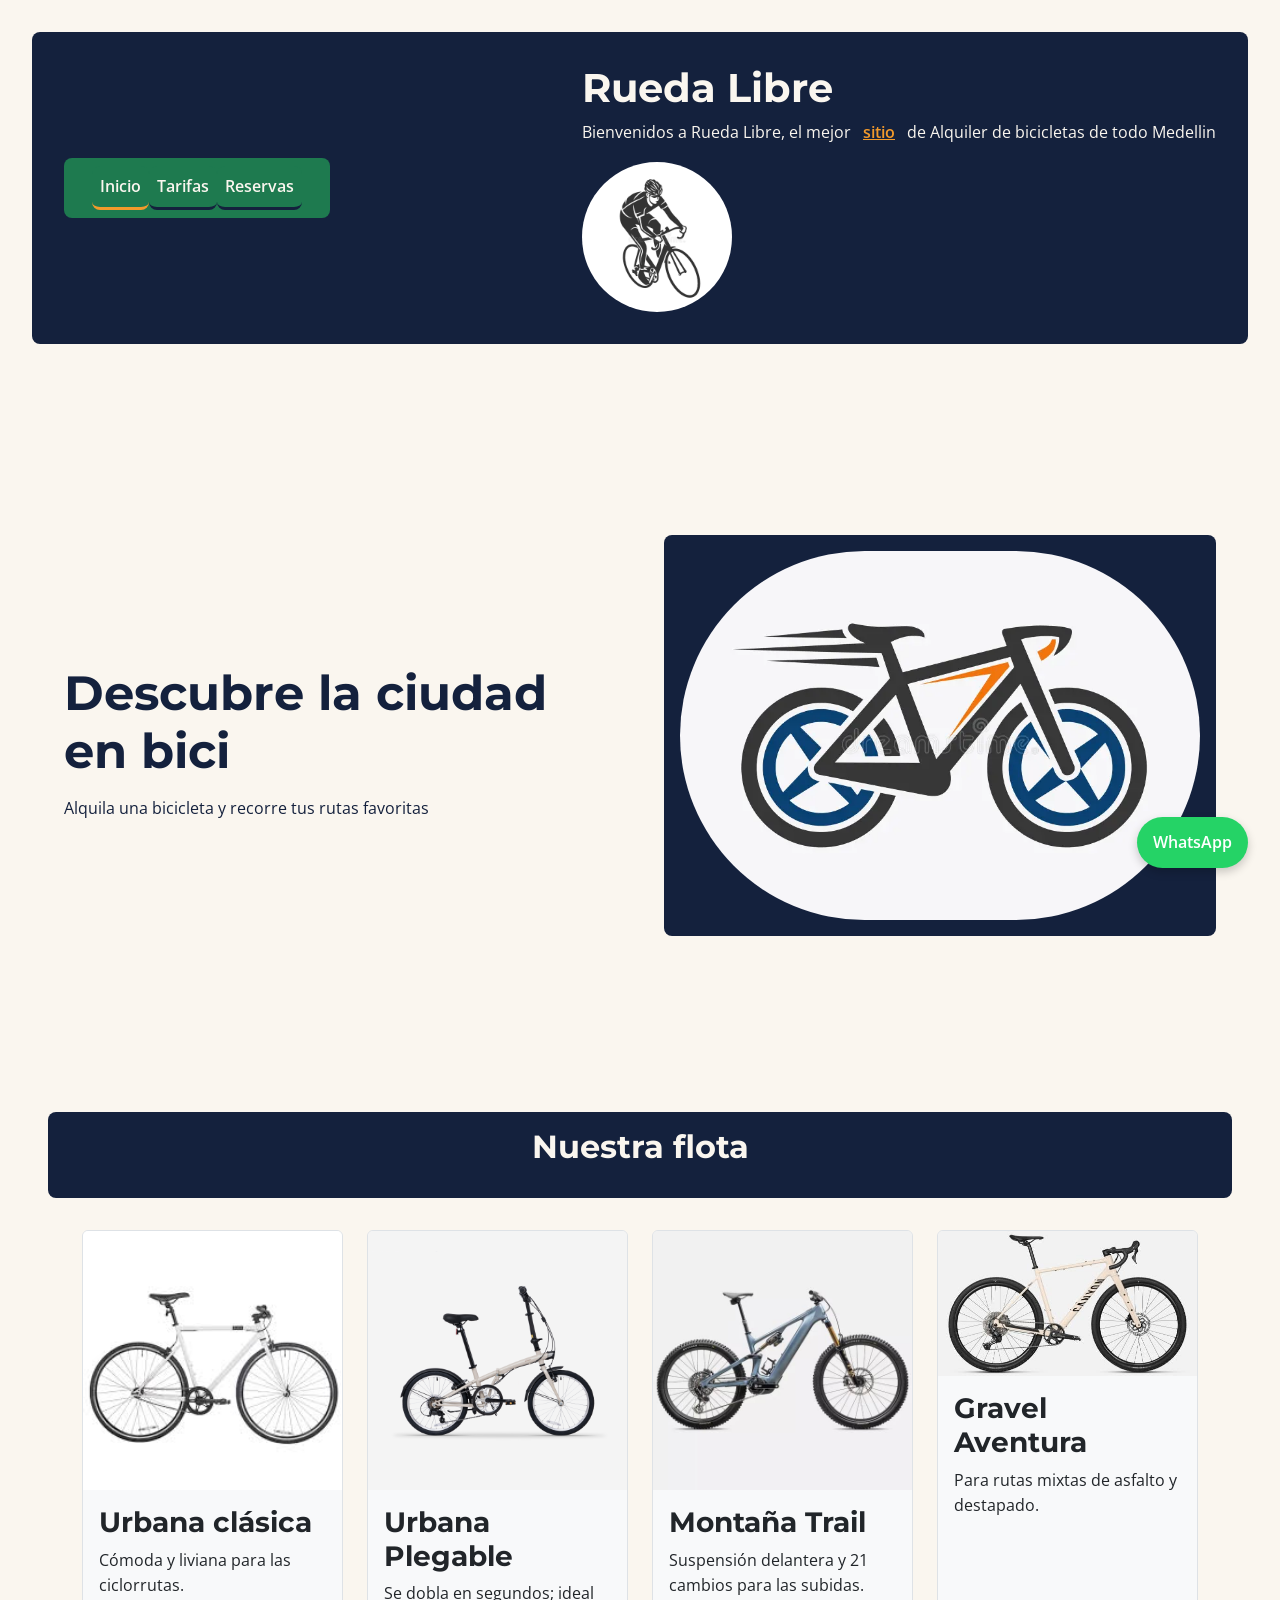
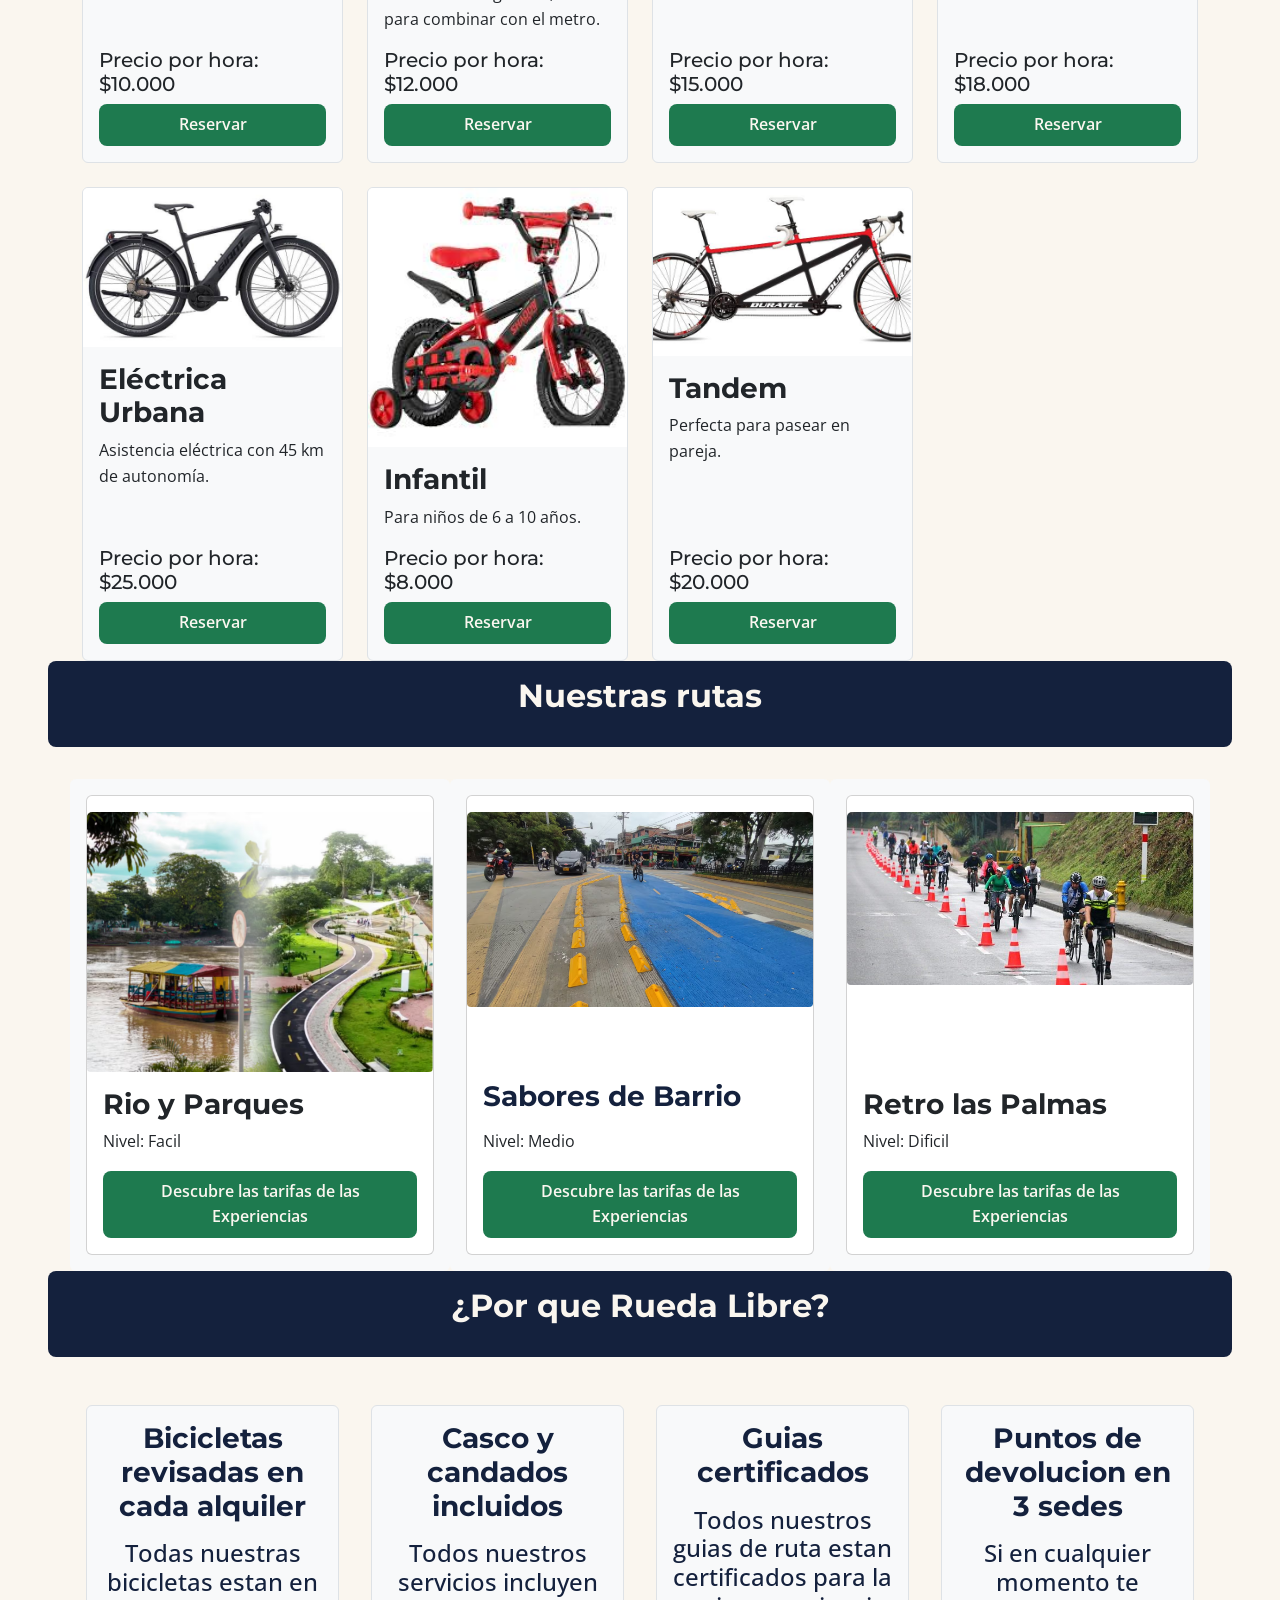
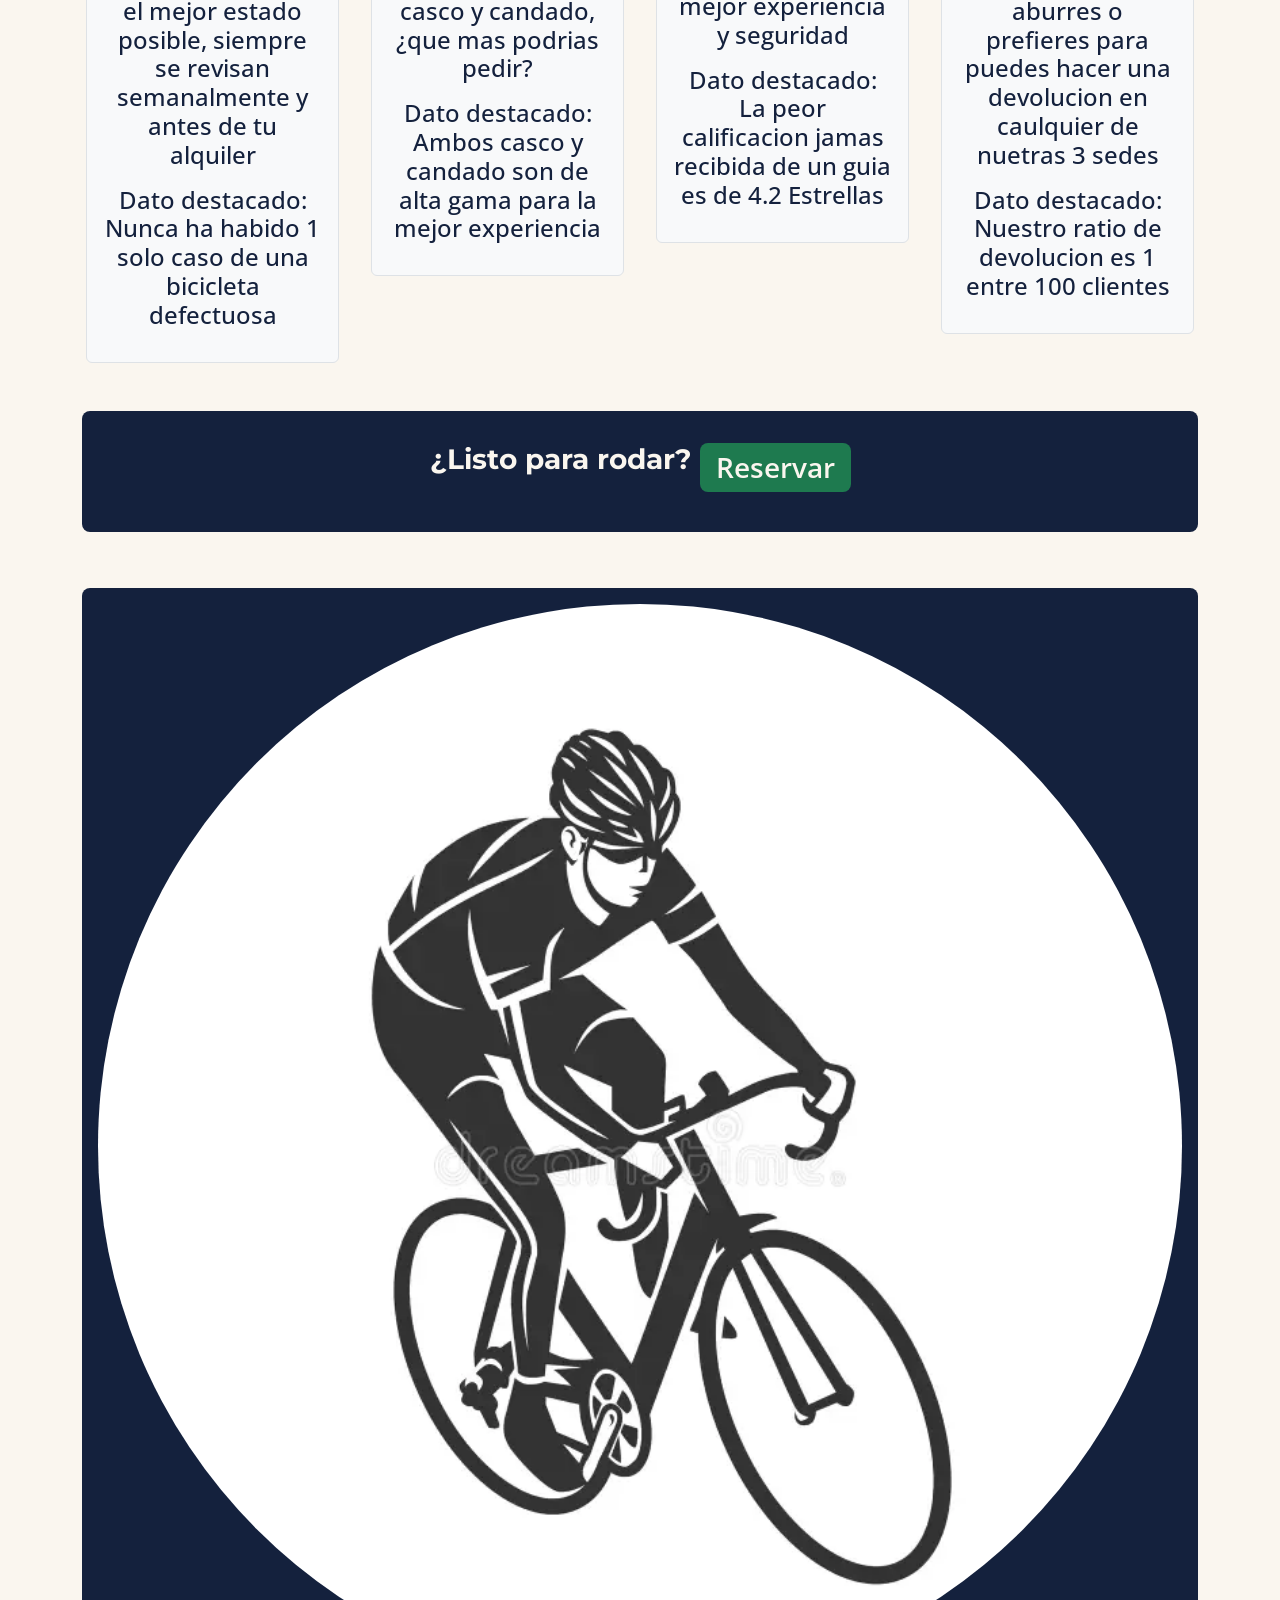
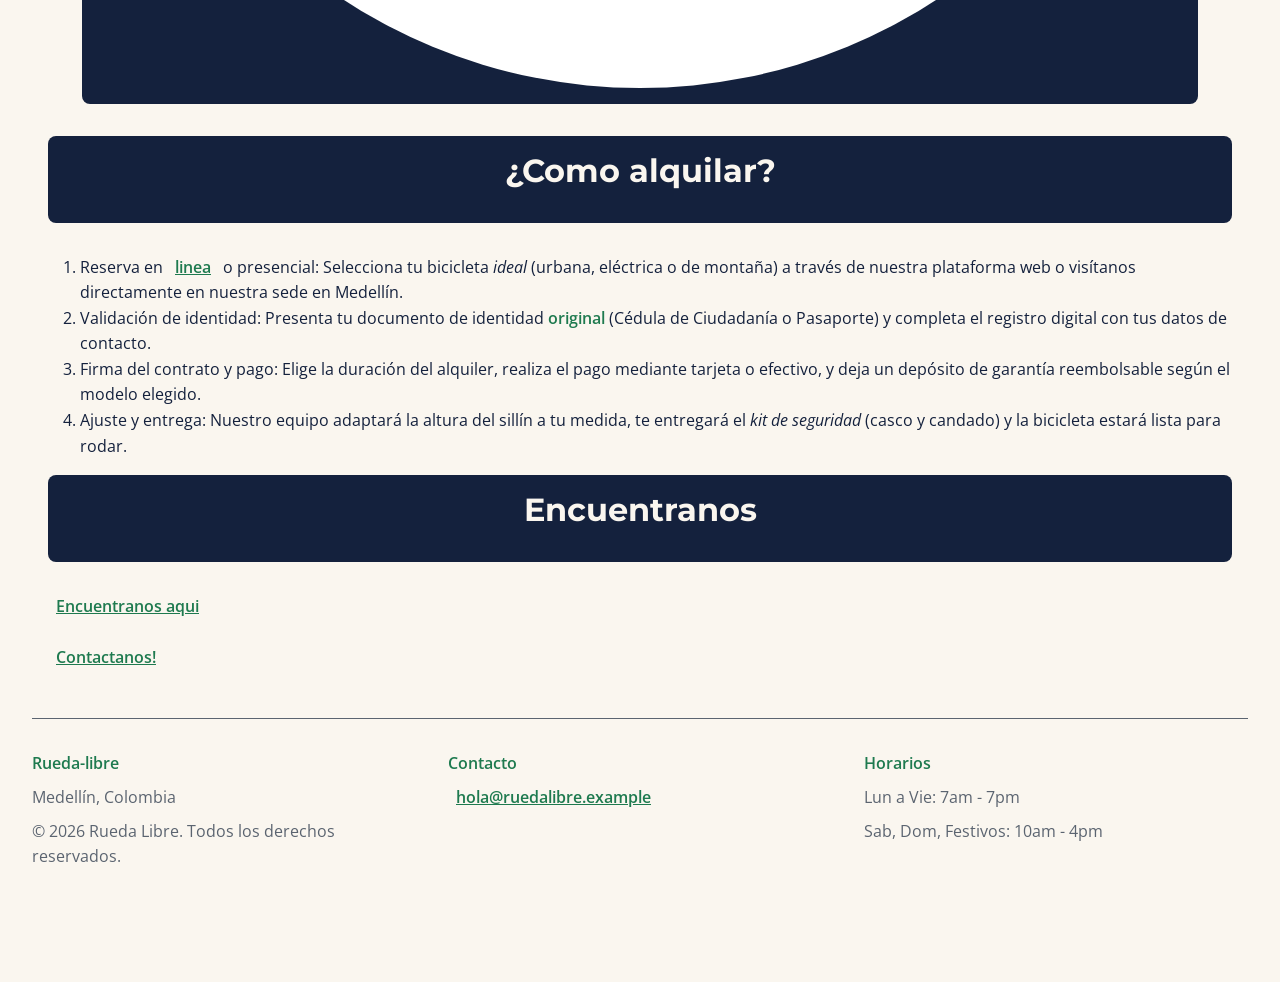
<file: index.html>
<!DOCTYPE html>
<html lang="es">
<head>
    <meta charset="UTF-8">
    <meta name="viewport" content="width=device-width, initial-scale=1.0">
    <meta name="description" content="Una pagina para alquilar bicicletas en todo medellin :v">
    <title>Rueda Libre | Alquiler de bicicletas en Medellín</title>
    <link href="https://cdn.jsdelivr.net/npm/bootstrap@5.3.8/dist/css/bootstrap.min.css" rel="stylesheet" integrity="sha384-sRIl4kxILFvY47J16cr9ZwB07vP4J8+LH7qKQnuqkuIAvNWLzeN8tE5YBujZqJLB" crossorigin="anonymous">

    <link rel="stylesheet" href="css/styles.css">
</head>
<body>
    <header>
        <nav class="navbar navbar-expand-lg btn-cola menu">
            <div class="container">
                <button class="navbar-toggler menu" type="button"
                data-bs-toggle="collapse" data-bs-target="#menu-principal"
                aria-controls="menu-principal" aria-expanded="false"
                aria-label="Abrir menu de navegacion">
                    <span class="navbar-toggler-icon"></span>
                </button>
                <div class="collapse navbar-collapse menu" id="menu-principal">
                    <ul class="navbar-nav ms-auto">
                        <li class="nav-item">
                            <a href="index.html" class="btn-cta nav-link active ms-auto" aria-current="page">Inicio</a>
                        </li>
                        <li class="nav-item">
                            <a href="paginas/tarifas.html" class="btn-cta nav-link">Tarifas</a>
                        </li>
                        <li class="nav-item">
                            <a href="paginas/reservas.html" class="btn-cta nav-link">Reservas</a>
                        </li>
                    </ul>
                </div>
            </div>
        </nav>
        <div class="marca-contenedor">
            <h1>Rueda Libre</h1>
            <p>Bienvenidos a Rueda Libre, el mejor <a href="#encu">sitio</a> de Alquiler de bicicletas de todo Medellin</p>
            <img src="./imagenes/logo.webp" alt="Logo representativo de ciclista" width="150">
        </div>
    </header>
    
    <main>
        <section class="portada">
                <div class="portada__texto">
                    <h1>Descubre la ciudad en bici</h1>
                    <p>Alquila una bicicleta y recorre tus rutas favoritas</p>
                </div>

                <div class="portada__imagen" >
                    <img src="./imagenes/diseño-de-logotipo-bicicleta-pictograma-vectorial-coloreado-459296016.webp" alt="Logo de bicicleta minimalista">
                </div>
        </section>

        <section class="nuestra-flota">
            <header>
                <h2>Nuestra flota</h2>
            </header>

            <div class="container">
                <div class="row row-cols-1 row-cols-sm-2 row-cols-lg-3 row-cols-xl-4 g-4">
                    <div class="col">
                        <div class="card h-100 border bg-body-tertiary">
                            <img src="./imagenes/urbana.jpeg" alt="Bicicleta urbana" class="card-img-top img-fluid">
                            <div class="card-body d-flex flex-column">
                                <h3 class="card-title">Urbana clásica</h3>
                                <p class="card-text">Cómoda y liviana para las ciclorrutas.</p>
                                <!-- mt-auto empuja el precio y el botón al fondo para alinearlos perfectamente -->
                                <div class="mt-auto">
                                    <h4 class="h5">Precio por hora: $10.000</h4>
                                    <a href="paginas/reservas.html" class="btn-cta w-100 d-inline-block text-center">Reservar</a>
                                </div>
                            </div>
                        </div>
                    </div>

                    <div class="col">
                        <div class="card h-100 border bg-body-tertiary">
                            <img src="./imagenes/plegable.jpg" alt="Bicicleta urbana plegable" class="card-img-top img-fluid">
                            <div class="card-body d-flex flex-column">
                                <h3 class="card-title">Urbana Plegable</h3>
                                <p class="card-text">Se dobla en segundos; ideal para combinar con el metro.</p>
                                <div class="mt-auto">
                                    <h4 class="h5">Precio por hora: $12.000</h4>
                                    <a href="paginas/reservas.html" class="btn-cta w-100 d-inline-block text-center">Reservar</a>
                                </div>
                            </div>
                        </div>
                    </div>

                    <div class="col">
                        <div class="card h-100 border bg-body-tertiary">
                            <img src="./imagenes/trail.jpeg" alt="Bicicleta de montaña trail" class="card-img-top img-fluid">
                            <div class="card-body d-flex flex-column">
                                <h3 class="card-title">Montaña Trail</h3>
                                <p class="card-text">Suspensión delantera y 21 cambios para las subidas.</p>
                                <div class="mt-auto">
                                    <h4 class="h5">Precio por hora: $15.000</h4>
                                    <a href="paginas/reservas.html" class="btn-cta w-100 d-inline-block text-center">Reservar</a>
                                </div>
                            </div>
                        </div>
                    </div>

                    <div class="col">
                        <div class="card h-100 border bg-body-tertiary">
                            <img src="./imagenes/gravel.jpeg" alt="Bicicleta gravel aventurera" class="card-img-top img-fluid">
                            <div class="card-body d-flex flex-column">
                                <h3 class="card-title">Gravel Aventura</h3>
                                <p class="card-text">Para rutas mixtas de asfalto y destapado.</p>
                                <div class="mt-auto">
                                    <h4 class="h5">Precio por hora: $18.000</h4>
                                    <a href="paginas/reservas.html" class="btn-cta w-100 d-inline-block text-center">Reservar</a>
                                </div>
                            </div>
                        </div>
                    </div>

                    <div class="col">
                        <div class="card h-100 border bg-body-tertiary">
                            <img src="./imagenes/electrica.jpeg" alt="Bicicleta electrica urbana" class="card-img-top img-fluid">
                            <div class="card-body d-flex flex-column">
                                <h3 class="card-title">Eléctrica Urbana</h3>
                                <p class="card-text">Asistencia eléctrica con 45 km de autonomía.</p>
                                <div class="mt-auto">
                                    <h4 class="h5">Precio por hora: $25.000</h4>
                                    <a href="paginas/reservas.html" class="btn-cta w-100 d-inline-block text-center">Reservar</a>
                                </div>
                            </div>
                        </div>
                    </div>

                    <div class="col">
                        <div class="card h-100 border bg-body-tertiary">
                            <img src="./imagenes/infantil.jpeg" alt="Bicicleta pequeña infantil" class="card-img-top img-fluid">
                            <div class="card-body d-flex flex-column">
                                <h3 class="card-title">Infantil</h3>
                                <p class="card-text">Para niños de 6 a 10 años.</p>
                                <div class="mt-auto">
                                    <h4 class="h5">Precio por hora: $8.000</h4>
                                    <a href="paginas/reservas.html" class="btn-cta w-100 d-inline-block text-center">Reservar</a>
                                </div>
                            </div>
                        </div>
                    </div>

                    <div class="col">
                        <div class="card h-100 border bg-body-tertiary">
                            <img src="./imagenes/tandem.jpeg" alt="Bicicleta tandem para 2 personas" class="card-img-top img-fluid">
                            <div class="card-body d-flex flex-column">
                                <h3 class="card-title">Tandem</h3>
                                <p class="card-text">Perfecta para pasear en pareja.</p>
                                <div class="mt-auto">
                                    <h4 class="h5">Precio por hora: $20.000</h4>
                                    <a href="paginas/reservas.html" class="btn-cta w-100 d-inline-block text-center">Reservar</a>
                                </div>
                            </div>
                        </div>
                    </div>

                </div>
            </div>
        </section>

        <section class="nuestras-rutas">
            <header>
                <h2>Nuestras rutas</h2>
            </header>

            <div class="container">
                <div class="row row-cols-12 row-cols-md-3 g-4">
                    <div class="col p-3 rounded bg-body-tertiary">
                        <article class="card h-100 ruta">
                            <img src="./imagenes/rios.avif" alt="Imagen de ruta Rio y Parques" class="card-img-top">
                            <div class="card-body">
                                <h3 class="card-title">Rio y Parques</h3>
                                <div class="mt-auto">
                                    <p class="card-text">Nivel: Facil</p>
                                    <a href="./paginas/tarifas.html#2" class="btn-cta w-100 d-inline-block text-center" >Descubre las tarifas de las Experiencias</a>
                                </div>
                            </div>
                        </article>
                    </div>
            
                    <div class="col p-3 rounded bg-body-tertiary">
                        <article class="card h-100 ruta"> 
                            <img src="./imagenes/barrio.avif" alt="Imagen de ruta Sabores de barrio" class="card-img-top">
                            <div class="card-body d-flex flex-column">
                                <div class="mt-auto">
                                    <h3>Sabores de Barrio</h3>
                                    <p>Nivel: Medio</p>
                                    <a href="./paginas/tarifas.html#2" class="btn-cta w-100 d-inline-block text-center" >Descubre las tarifas de las Experiencias</a>
                                </div>
                            </div>
                        </article>
                    </div>
                
                    <div class="col p-3 rounded bg-body-tertiary">
                        <article class="card h-100 ruta">
                            <img src="./imagenes/palmas.jpg" alt="Imagen de ruta Retro las palmas" class="card-img-top">
                            <div class="card-body d-flex flex-column">  
                                <div class="mt-auto">
                                    <h3 class="card-title">Retro las Palmas</h3>
                                    <p class="card-text">Nivel: Dificil</p>
                                    <a href="./paginas/tarifas.html#2" class="btn-cta w-100 d-inline-block text-center" >Descubre las tarifas de las Experiencias</a>
                                </div>
                        </article>
                    </div>
                </div> 
            </div>
        </section>

        <section>
            <header>
                <h2>¿Por que Rueda Libre?</h2>
            </header>
            <div class="container text-center">
                <div class="row g-4">
                    <div class="col-12 col-sm-6 col-lg-3 p-3 h4">
                        <div class="p-3 border rounded bg-body-tertiary">
                            <fieldset>
                                <article>
                                    <h3>Bicicletas revisadas en cada alquiler</h3>
                                    <p>Todas nuestras bicicletas estan en el mejor estado posible, siempre se revisan semanalmente y antes de tu alquiler</p>
                                    <p>Dato destacado: Nunca ha habido 1 solo caso de una bicicleta defectuosa</p>
                                </article>
                            </fieldset>
                        </div>
                    </div>

                    <div class="col-12 col-sm-6 col-lg-3 p-3 h4">
                        <div class="p-3 border rounded bg-body-tertiary">
                            <fieldset>
                                <article>
                                    <h3>Casco y candados incluidos</h3>
                                    <p>Todos nuestros servicios incluyen casco y candado, ¿que mas podrias pedir?</p>
                                    <p>Dato destacado: Ambos casco y candado son de alta gama para la mejor experiencia</p>
                                </article>
                            </fieldset>
                        </div>
                    </div>

                    <div class=" col-12 col-sm-6 col-lg-3 p-3 h4">
                        <div class="p-3 border rounded bg-body-tertiary">
                            <fieldset>
                                <article>
                                    <h3>Guias certificados</h3>
                                    <p>Todos nuestros guias de ruta estan certificados para la mejor experiencia y seguridad</p>
                                    <p>Dato destacado: La peor calificacion jamas recibida de un guia es de 4.2 Estrellas</p>
                                </article>
                            </fieldset>
                        </div>
                    </div>

                    <div class="col-12 col-sm-6 col-lg-3 p-3 h4">
                        <div class="p-3 border rounded bg-body-tertiary">
                            <fieldset>
                                <article>
                                    <h3>Puntos de devolucion en 3 sedes</h3>
                                    <p>Si en cualquier momento te aburres o prefieres para puedes hacer una devolucion en caulquier de nuetras 3 sedes</p>
                                    <p>Dato destacado: Nuestro ratio de devolucion es 1 entre 100 clientes</p>
                                </article>
                            </fieldset>
                        </div>
                    </div>

                    <header>
                        <div class="portada__imagen">
                            <div class="d-flex flex-column flex-md-row gap-2 justify-content-center p-3 h3">
                                <h3 class="mb-0 text-center">¿Listo para rodar?</h3>
                                <a href="./paginas/reservas.html" class="btn-cta" >Reservar</a>
                            </div>
                        </div>
                    </header>
                    

                    <div class="col-12 d-none d-md-block img-fluid mx-md-auto">
                        <div class="portada__imagen">
                            <img src="./imagenes/logo.webp" alt="Imagen del logo de Rueda-Libre">
                        </div>
                    </div>
                </div>
            </div>
        </section>

        <section>
            <header>
                <h2>¿Como alquilar?</h2>
            </header>
            <ol>
                <li>Reserva en <a href="./paginas/tarifas.html">linea</a> o presencial: Selecciona tu bicicleta <em>ideal</em> (urbana, eléctrica o de montaña) a través de nuestra plataforma web o visítanos directamente en nuestra sede en Medellín.</li>
                <li>Validación de identidad: Presenta tu documento de identidad <strong>original</strong> (Cédula de Ciudadanía o Pasaporte) y completa el registro digital con tus datos de contacto.</li>
                <li>Firma del contrato y pago: Elige la duración del alquiler, realiza el pago mediante tarjeta o efectivo, y deja un depósito de garantía reembolsable según el modelo elegido.</li>
                <li>Ajuste y entrega: Nuestro equipo adaptará la altura del sillín a tu medida, te entregará el <em>kit de seguridad</em> (casco y candado) y la bicicleta estará lista para rodar.</li>
            </ol>
        </section>

        <section>
            <header>
                <h2 id="encu">Encuentranos</h2>
            </header>
            <a href="https://www.google.com/maps/place/HA+Bicicletas+S.A./@6.2180909,-75.6357424,13z/data=!4m10!1m2!2m1!1sgoogle+maps+bicicletas!3m6!1s0x8e4429cfd77b1c71:0xf4873a3fce63b172!8m2!3d6.2180909!4d-75.5833826!15sChZnb29nbGUgbWFwcyBiaWNpY2xldGFzIgOIAQGSARFiaWN5Y2xlX3dob2xlc2FsZeABAA!16s%2Fg%2F1ptwy_fcm?entry=ttu&g_ep=EgoyMDI2MTAxOC4wIKXMDSoASAFQAw%3D%3D" target="_blank">Encuentranos aqui</a>
            <br><br>
            <a href="hola@ruedalibre.example">Contactanos!</a>
        </section>
    </main>

    <footer>
        <div class="pie-contenedor">
            <div class="pie-bloque">
                <strong>Rueda-libre</strong>
                <p>Medellín, Colombia</p>
                <p class="copyright">&copy; 2026 Rueda Libre. Todos los derechos reservados.</p>
            </div>
            <div class="pie-bloque">
                <strong>Contacto</strong>
                <p><a href="mailto:hola@ruedalibre.example" class="btn.cta">hola@ruedalibre.example</a></p>
            </div>
            <div class="pie-bloque">
                <strong>Horarios</strong>
                <p>Lun a Vie: 7am - 7pm</p>
                <p>Sab, Dom, Festivos: 10am - 4pm</p>
            </div>
        </div>
    </footer>

    <a href="https://wa.me/573000000000" class="btn-whatsapp" target="_blank" rel="noopener noreferrer">WhatsApp</a>
    <script src="https://cdn.jsdelivr.net/npm/bootstrap@5.3.8/dist/js/bootstrap.bundle.min.js" integrity="sha384-..." crossorigin="anonymous"></script>
</body>
</html>
</file>
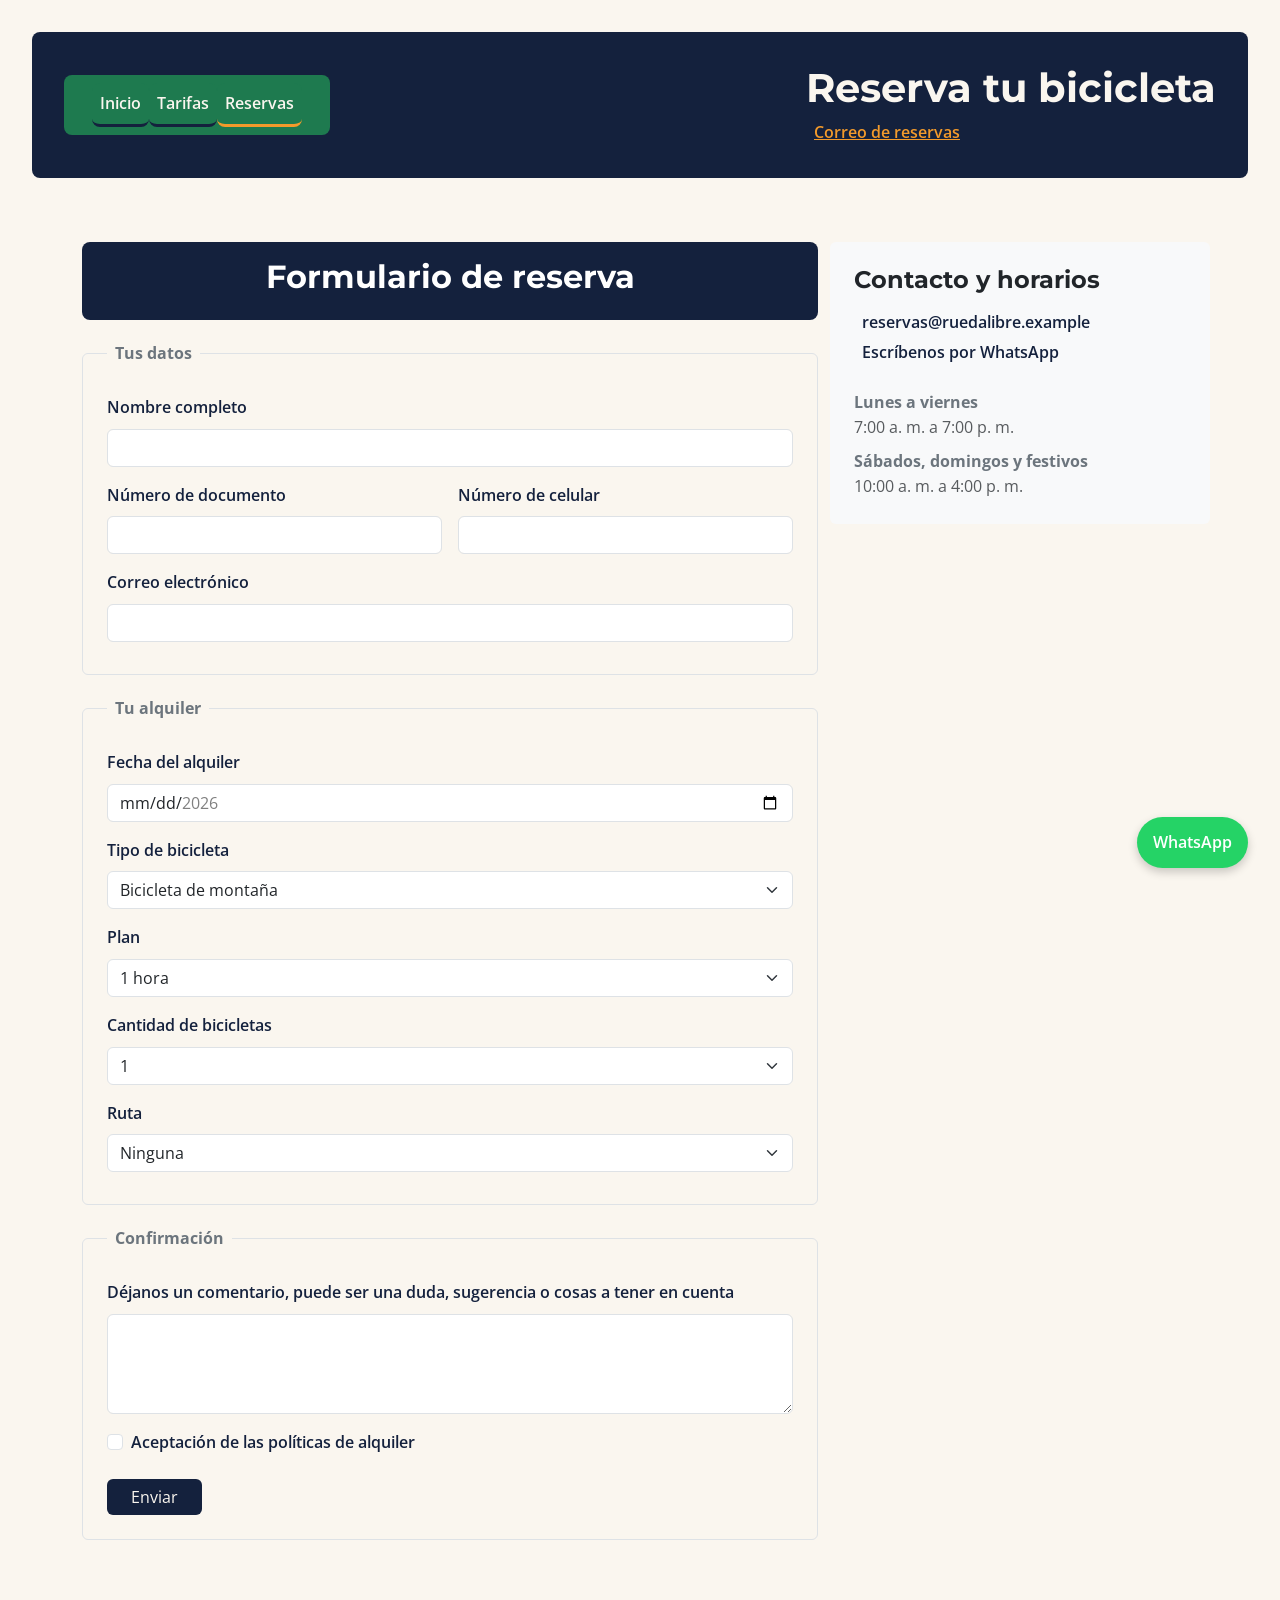
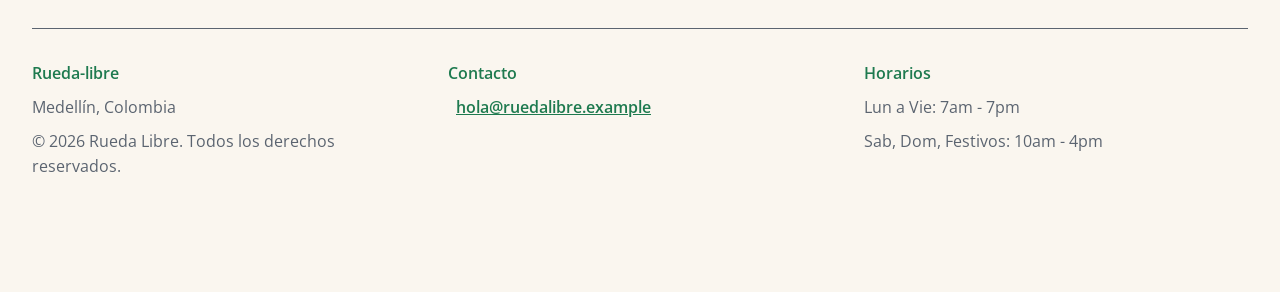
<file: paginas/reservas.html>
<!DOCTYPE html>
<html lang="es">
<head>
    <meta charset="UTF-8">
    <meta name="viewport" content="width=device-width, initial-scale=1.0">
    <title>Rueda libre | Reservas</title>
    <link href="https://cdn.jsdelivr.net/npm/bootstrap@5.3.8/dist/css/bootstrap.min.css" rel="stylesheet" integrity="sha384-sRIl4kxILFvY47J16cr9ZwB07vP4J8+LH7qKQnuqkuIAvNWLzeN8tE5YBujZqJLB" crossorigin="anonymous">

    <link rel="stylesheet" href="../css/styles.css">
</head>
<body>
    <header>
        <nav class="navbar navbar-expand-lg btn-cola menu">
            <div class="container">
                <button class="navbar-toggler" type="button"
                data-bs-toggle="collapse" data-bs-target="#menu-principal"
                aria-controls="menu-principal" aria-expanded="false"
                aria-label="Abrir menu de navegacion">
                    <span class="navbar-toggler-icon"></span>
                </button>
                <div class="collapse navbar-collapse menu" id="menu-principal">
                    <ul class="navbar-nav ms-auto">
                        <li class="nav-item">
                            <a href="../index.html" class="btn-cta nav-link">Inicio</a>
                        </li>
                        <li class="nav-item">
                            <a href="./tarifas.html" class="btn-cta nav-link">Tarifas</a>
                        </li>
                        <li class="nav-item">
                            <a href="./reservas.html" class="btn-cta nav-link active ms-auto" aria-current="page">Reservas</a>
                        </li>
                    </ul>
                </div>
            </div>
        </nav>
        <div class="marca-contenedor">
            <h1>Reserva tu bicicleta</h1>
            <a href="mailto:reservas@ruedalibre.example">Correo de reservas</a>
        </div>
    </header>

    <main class="container my-5">
        <div class="row g-4 align-items-start position-relative">
        
            <section class="col-md-8">
                <header class="mb-4">
                    <h1 class="h2 fw-bold text-white">Formulario de reserva</h1>
                </header>
                <form action="submit" method="post" class="needs-validation" novalidate>
                    
                    <fieldset class="border rounded p-4 mb-4">
                    <legend class="float-none w-auto px-2 h6 fw-bold text-secondary">Tus datos</legend>
                    
                    <div class="mb-3">
                        <label for="nombre" class="form-label fw-semibold">Nombre completo</label>
                        <input type="text" id="nombre" name="nombre" minlength="3" required class="form-control customs-input">
                        <div class="invalid-feedback">Escribe tu nombre (minimo 3 letras)</div>
                    </div>

                    <div class="row g-3 mb-3">
                        <div class="col-md-6">
                        <label for="documento" class="form-label fw-semibold">Número de documento</label>
                        <input type="tel" id="documento" name="documento" pattern="[0-9]{6,10}" title="Entre 6 y 10 dígitos" required class="form-control customs-input">
                        <div class="invalid-feedback">Escribe un numero de documento valido (Entre 6 y 10 digitos)</div>
                        </div>

                        <div class="col-md-6">
                        <label for="numero" class="form-label fw-semibold">Número de celular</label>
                        <input type="tel" id="numero" name="numero" pattern="3[0-9]{9}" title="El número debe empezar con 3 y tener 10 dígitos exactos" required class="form-control customs-input">
                        <div class="invalid-feedback">Escribe un numero de celular valido (Debe empezar por "3" y tener 9 digitos)</div>
                        </div>
                    </div>

                    <div class="mb-2">
                        <label for="correo" class="form-label fw-semibold">Correo electrónico</label>
                        <input type="email" id="correo" name="correo" required class="form-control customs-input">
                        <div class="invalid-feedback">Escribe un correo electronico valido</div>
                    </div>
                    </fieldset>

                    <fieldset class="border rounded p-4 mb-4">
                    <legend class="float-none w-auto px-2 h6 fw-bold text-secondary">Tu alquiler</legend>
                    
                    <div class="mb-3">
                        <label for="fecha" class="form-label fw-semibold">Fecha del alquiler</label>
                        <input type="date" id="fecha" name="fecha" min="2026-11-01" max="2026-12-31" required class="form-control customs-input">
                        <div class="invalid-feedback">Elige una fecha de alquiler valida (2026-11-02 2026-12-31)</div>
                    </div>

                    <div class="mb-3">
                        <label for="tipo" class="form-label fw-semibold">Tipo de bicicleta</label>
                        <select name="tipo" id="tipo" required class="form-select customs-input">
                        <option value="mt">Bicicleta de montaña</option>
                        <option value="urba">Bicicleta urbana</option>
                        <option value="elec">Bicicleta eléctrica</option>
                        </select>
                    </div>

                    <div class="mb-3">
                        <label for="plan" class="form-label fw-semibold">Plan</label>
                        <select name="plan" id="plan" required class="form-select customs-input">
                        <option value="1h">1 hora</option>
                        <option value="mediod">Medio día (4 horas)</option>
                        <option value="1d">Día completo</option>
                        </select>
                    </div>

                    <div class="mb-3">
                        <label for="cantidadbici" class="form-label fw-semibold">Cantidad de bicicletas</label>
                        <select name="cantidadbici" id="cantidadbici" required class="form-select customs-input">
                        <option value="1">1</option>
                        <option value="2">2</option>
                        <option value="3">3</option>
                        <option value="4">4</option>
                        <option value="5">5</option>
                        <option value="6">6</option>
                        </select>
                    </div>

                    <div class="mb-2">
                        <label for="ruta" class="form-label fw-semibold">Ruta</label>
                        <select name="ruta" id="ruta" required class="form-select customs-input">
                        <option value="ninguna">Ninguna</option>
                        <option value="rio">Río y Parques</option>
                        <option value="barrio">Sabores de Barrio</option>
                        <option value="palmas">Retro Las Palmas</option>
                        </select>
                    </div>
                    </fieldset>
                    
                    <fieldset class="border rounded p-4 mb-4">
                    <legend class="float-none w-auto px-2 h6 fw-bold text-secondary">Confirmación</legend>
                    
                    <div class="mb-3">
                        <label for="comentarios" class="form-label fw-semibold">Déjanos un comentario, puede ser una duda, sugerencia o cosas a tener en cuenta</label>
                        <textarea name="comentarios" id="comentarios" maxlength="300" title="Debe contener menos de 300 caracteres" class="form-control customs-input" style="height: 100px;"></textarea>
                    </div>

                    <div class="form-check mb-4">
                        <input type="checkbox" id="politicas" name="politicas" required class="form-check-input">
                        <label for="politicas" class="form-check-label fw-semibold">Aceptación de las políticas de alquiler</label>
                        <div class="invalid-feedback">Debes aceptar las politicas de alquiler para poder reservar</div>
                    </div>

                    <div>
                        <button type="submit" class="btn btn-custom px-4 py-2fw-bold">Enviar</button>
                    </div>
                    </fieldset>
                </form>
            </section>

            <aside class="col-md-4 reservas-info-sticky card border-0 bg-light p-4">
                <h2 class="h4 fw-bold text-dark mb-3">Contacto y horarios</h2>
                <div class="mb-3">
                    <p class="mb-1"><a href="mailto:reservas@ruedalibre.example" class="text-decoration-none custom-link">reservas@ruedalibre.example</a></p>
                    <p class="mb-0"><a href="https://wa.me" class="text-decoration-none custom-link">Escríbenos por WhatsApp</a></p>
                </div>
                    <dl class="mb-0">
                        <dt class="fw-bold text-secondary mt-2">Lunes a viernes</dt>
                        <dd class="text-muted mb-1">7:00 a. m. a 7:00 p. m.</dd>
                        <dt class="fw-bold text-secondary mt-2">Sábados, domingos y festivos</dt>
                        <dd class="text-muted mb-0">10:00 a. m. a 4:00 p. m.</dd>
                    </dl>
            </aside>
        </div>
    </main>

    <footer>
        <div class="pie-contenedor">
            <div class="pie-bloque">
                <strong>Rueda-libre</strong>
                <p>Medellín, Colombia</p>
                <p class="copyright">&copy; 2026 Rueda Libre. Todos los derechos reservados.</p>
            </div>
            <div class="pie-bloque">
                <strong>Contacto</strong>
                <p><a href="mailto:hola@ruedalibre.example" class="btn.cta">hola@ruedalibre.example</a></p>
            </div>
            <div class="pie-bloque">
                <strong>Horarios</strong>
                <p>Lun a Vie: 7am - 7pm</p>
                <p>Sab, Dom, Festivos: 10am - 4pm</p>
            </div>
        </div>
    </footer>

    <a href="https://wa.me/573000000000" class="btn-whatsapp" target="_blank" rel="noopener noreferrer">WhatsApp</a>
    <script src="https://cdn.jsdelivr.net/npm/bootstrap@5.3.8/dist/js/bootstrap.bundle.min.js" integrity="sha384-..." crossorigin="anonymous"></script>
    <script>
    (() => {
        'use strict'
        const forms = document.querySelectorAll('.needs-validation')
        Array.from(forms).forEach(form =>{
            form.addEventListener('submit', event => {
                if (!form.checkValidity()) {
                    event.preventDefault()
                    event.stopPropagation()
                }
                form.classList.add('was-validated')
            }, false)
        })
    })()
    </script>
</body>
</html>
</file>
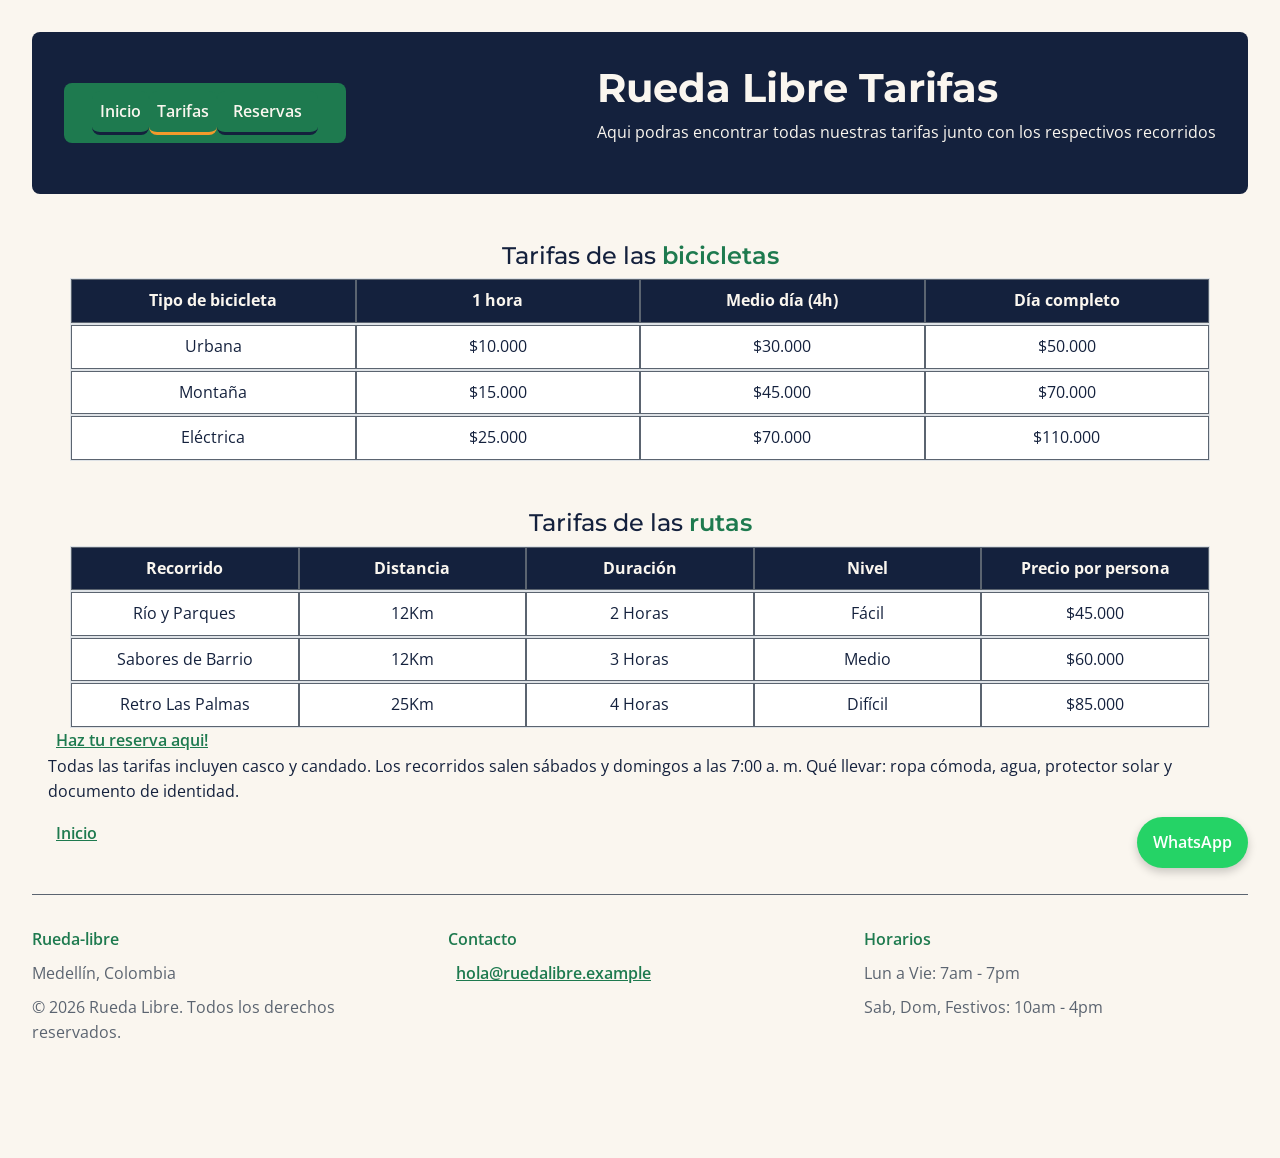
<file: paginas/tarifas.html>
<!DOCTYPE html>
<html lang="es">
<head>
    <meta charset="UTF-8">
    <meta name="viewport" content="width=device-width, initial-scale=1.0">
    <meta name="Una pagina para alquilar bicicletas en todo medellin :v">
    <title>Rueda Libre | Tarifas</title>
    <link href="https://cdn.jsdelivr.net/npm/bootstrap@5.3.8/dist/css/bootstrap.min.css" rel="stylesheet" integrity="sha384-sRIl4kxILFvY47J16cr9ZwB07vP4J8+LH7qKQnuqkuIAvNWLzeN8tE5YBujZqJLB" crossorigin="anonymous">

    <link rel="stylesheet" href="../css/styles.css">
</head>
<body>
    <header>
        <nav class="navbar navbar-expand-lg btn-cola menu">
            <div class="container">
                <button class="navbar-toggler" type="button"
                data-bs-toggle="collapse" data-bs-target="#menu-principal"
                aria-controls="menu-principal" aria-expanded="false"
                aria-label="Abrir menu de navegacion">
                    <span class="navbar-toggler-icon"></span>
                </button>
                <div class="collapse navbar-collapse menu" id="menu-principal">
                    <ul class="navbar-nav ms-auto">
                        <li class="nav-item">
                            <a href="../index.html" class="btn-cta nav-link">Inicio</a>
                        </li>
                        <li class="nav-item">
                            <a href="./tarifas.html" class="btn-cta nav-link active ms-auto" aria-current="page">Tarifas</a>
                        </li>
                        <li class="nav-item">
                            <a href="./reservas.html" class="btn-cta">Reservas</a>
                        </li>
                    </ul>
                </div>
            </div>
        </nav>
        <div class="marca-contenedor">
            <h1>Rueda Libre Tarifas</h1>
            <p>Aqui podras encontrar todas nuestras tarifas junto con los respectivos recorridos</p>
        </div>
    </header>

    <main>
        <section class="mb-5">
            <div class="container text-center">
                <div class="row">
                    <div class="col-12">
                        <h2 class="h4">Tarifas de las <strong>bicicletas</strong></h2>
                    </div>
                </div>
                <!-- Encabezado (Se ocultará en móvil) -->
                <div class="row border d-none d-sm-flex">
                    <div class="col-3 col-lg border"><p class="m-2">Tipo de bicicleta</p></div>
                    <div class="col-3 col-lg border"><p class="m-2">1 hora</p></div>
                    <div class="col-3 col-lg border"><p class="m-2">Medio día (4h)</p></div>
                    <div class="col-3 col-lg border"><p class="m-2">Día completo</p></div>
                </div>

                <div class="row border tabla-movil-tarjeta">
                    <div class="col-3 col-lg border" data-label="Tipo de bicicleta"><p class="m-2">Urbana</p></div>
                    <div class="col-3 col-lg border" data-label="1 hora"><p class="m-2">$10.000</p></div>
                    <div class="col-3 col-lg border" data-label="Medio día (4h)"><p class="m-2">$30.000</p></div>
                    <div class="col-3 col-lg border" data-label="Día completo"><p class="m-2">$50.000</p></div>
                </div>

                <div class="row border tabla-movil-tarjeta">
                    <div class="col-3 col-lg border" data-label="Tipo de bicicleta"><p class="m-2">Montaña</p></div>
                    <div class="col-3 col-lg border" data-label="1 hora"><p class="m-2">$15.000</p></div>
                    <div class="col-3 col-lg border" data-label="Medio día (4h)"><p class="m-2">$45.000</p></div>
                    <div class="col-3 col-lg border" data-label="Día completo"><p class="m-2">$70.000</p></div>
                </div>

                <div class="row border tabla-movil-tarjeta">
                    <div class="col-3 col-lg border" data-label="Tipo de bicicleta"><p class="m-2">Eléctrica</p></div>
                    <div class="col-3 col-lg border" data-label="1 hora"><p class="m-2">$25.000</p></div>
                    <div class="col-3 col-lg border" data-label="Medio día (4h)"><p class="m-2">$70.000</p></div>
                    <div class="col-3 col-lg border" data-label="Día completo"><p class="m-2">$110.000</p></div>
                </div>
            </div>
        </section>

        <section>
            <div class="container text-center" id="tableB">
                <div class="row">
                    <div class="col-12">
                        <h2 class="h4">Tarifas de las <strong>rutas</strong></h2>
                    </div>
                </div>
                <!-- Encabezado (Se ocultará en móvil) -->
                <div class="row border d-none d-sm-flex">
                    <div class="col col-lg border"><p class="m-2">Recorrido</p></div>
                    <div class="col col-lg border"><p class="m-2">Distancia</p></div>
                    <div class="col col-lg border"><p class="m-2">Duración</p></div>
                    <div class="col col-lg border"><p class="m-2">Nivel</p></div>
                    <div class="col col-lg border"><p class="m-2">Precio por persona</p></div>
                </div>

                <div class="row border tabla-movil-tarjeta">
                    <div class="col col-lg border" data-label="Recorrido"><p class="m-2">Río y Parques</p></div>
                    <div class="col col-lg border" data-label="Distancia"><p class="m-2">12Km</p></div>
                    <div class="col col-lg border" data-label="Duración"><p class="m-2">2 Horas</p></div>
                    <div class="col col-lg border" data-label="Nivel"><p class="m-2">Fácil</p></div>
                    <div class="col col-lg border" data-label="Precio por persona"><p class="m-2">$45.000</p></div>
                </div>

                <div class="row border tabla-movil-tarjeta">
                    <div class="col col-lg border" data-label="Recorrido"><p class="m-2">Sabores de Barrio</p></div>
                    <div class="col col-lg border" data-label="Distancia"><p class="m-2">12Km</p></div>
                    <div class="col col-lg border" data-label="Duración"><p class="m-2">3 Horas</p></div>
                    <div class="col col-lg border" data-label="Nivel"><p class="m-2">Medio</p></div>
                    <div class="col col-lg border" data-label="Precio por persona"><p class="m-2">$60.000</p></div>
                </div>

                <div class="row border tabla-movil-tarjeta">
                    <div class="col col-lg border" data-label="Recorrido"><p class="m-2">Retro Las Palmas</p></div>
                    <div class="col col-lg border" data-label="Distancia"><p class="m-2">25Km</p></div>
                    <div class="col col-lg border" data-label="Duración"><p class="m-2">4 Horas</p></div>
                    <div class="col col-lg border" data-label="Nivel"><p class="m-2">Difícil</p></div>
                    <div class="col col-lg border" data-label="Precio por persona"><p class="m-2">$85.000</p></div>
                </div>
            </div>
        </section>

        <a href="reservas.html">Haz tu reserva aqui!</a>

        <aside>
            <p>Todas las tarifas incluyen casco y candado. Los recorridos salen sábados y domingos a las 7:00 a. m. Qué llevar: ropa cómoda, agua, protector solar y documento de identidad.</p>
        </aside>

        <a href="../index.html">Inicio</a>
    </main>

    <footer>
        <div class="pie-contenedor">
            <div class="pie-bloque">
                <strong>Rueda-libre</strong>
                <p>Medellín, Colombia</p>
                <p class="copyright">&copy; 2026 Rueda Libre. Todos los derechos reservados.</p>
            </div>
            <div class="pie-bloque">
                <strong>Contacto</strong>
                <p><a href="mailto:hola@ruedalibre.example" class="btn.cta">hola@ruedalibre.example</a></p>
            </div>
            <div class="pie-bloque">
                <strong>Horarios</strong>
                <p>Lun a Vie: 7am - 7pm</p>
                <p>Sab, Dom, Festivos: 10am - 4pm</p>
            </div>
        </div>
    </footer>

    <a href="https://wa.me/573000000000" class="btn-whatsapp" target="_blank" rel="noopener noreferrer">WhatsApp</a>
    <script src="https://cdn.jsdelivr.net/npm/bootstrap@5.3.8/dist/js/bootstrap.bundle.min.js" integrity="sha384-..." crossorigin="anonymous"></script>
</body>
</body>
</html>
</file>
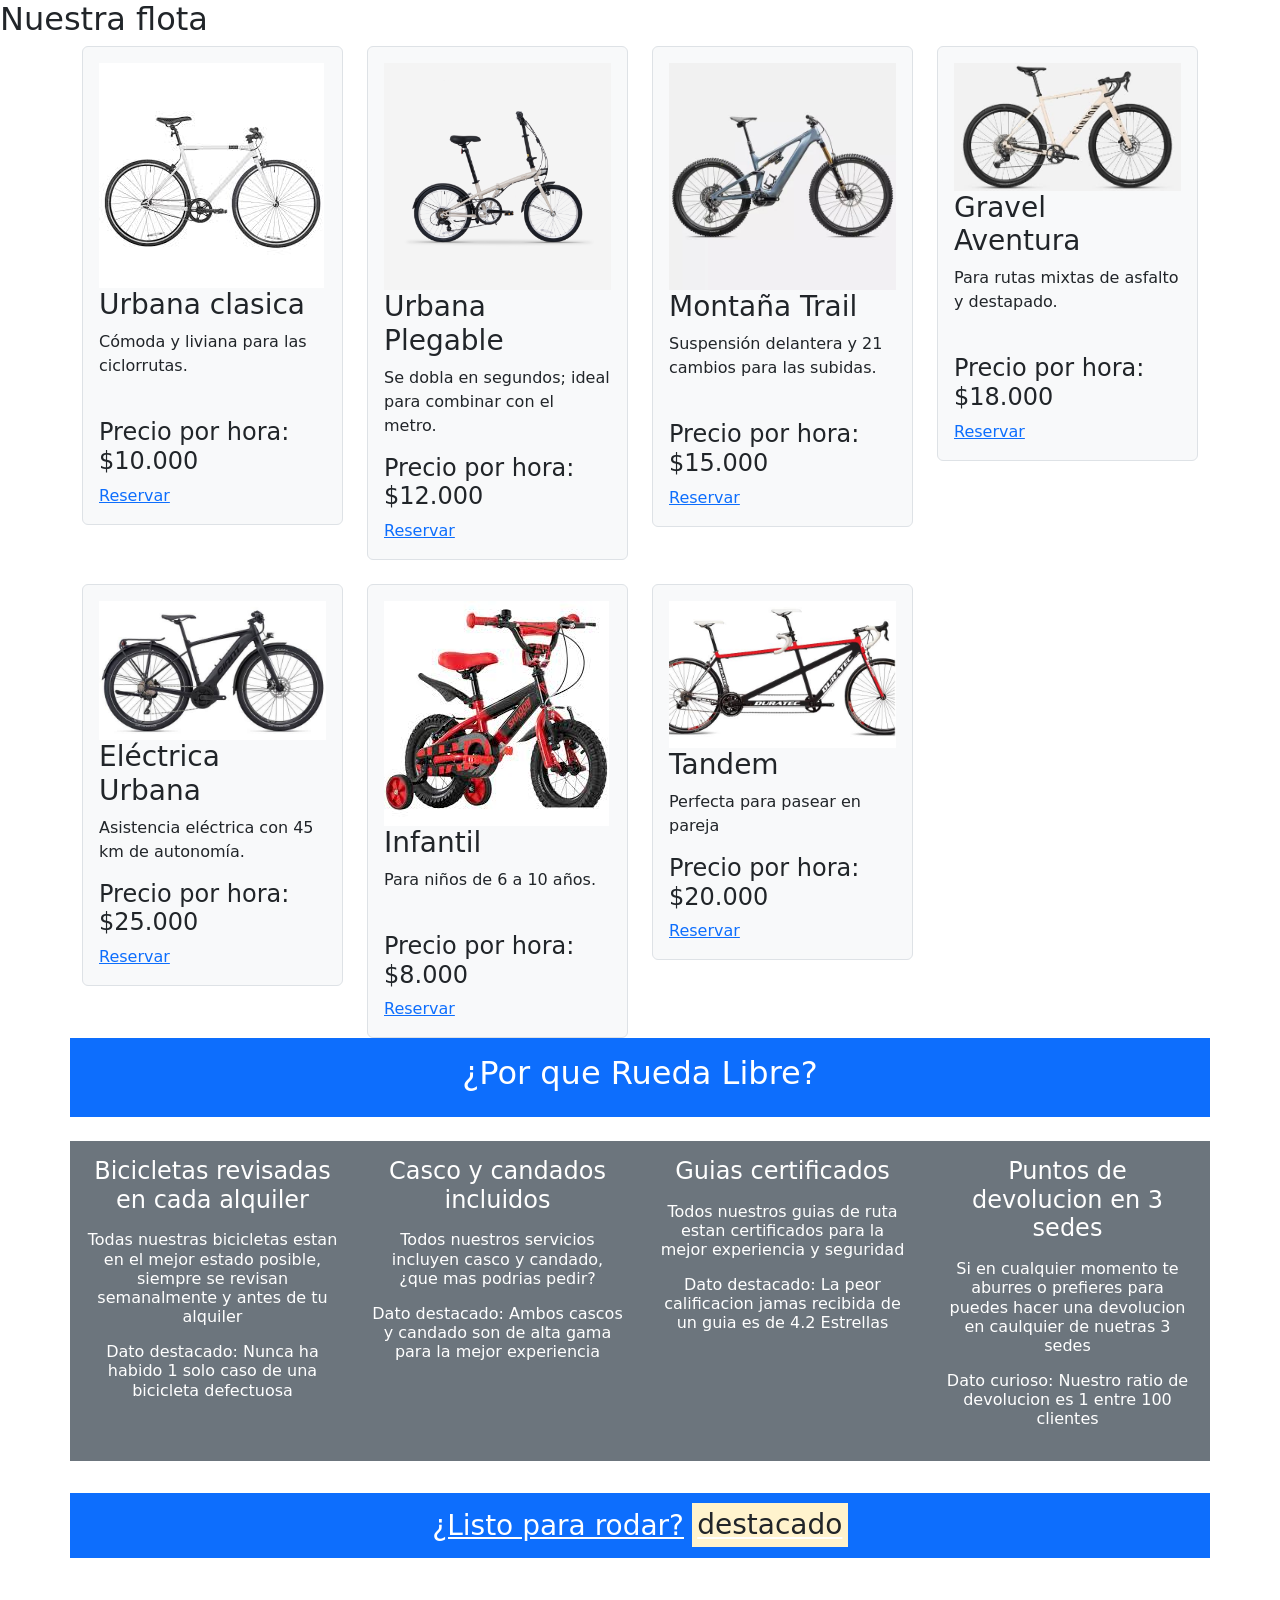
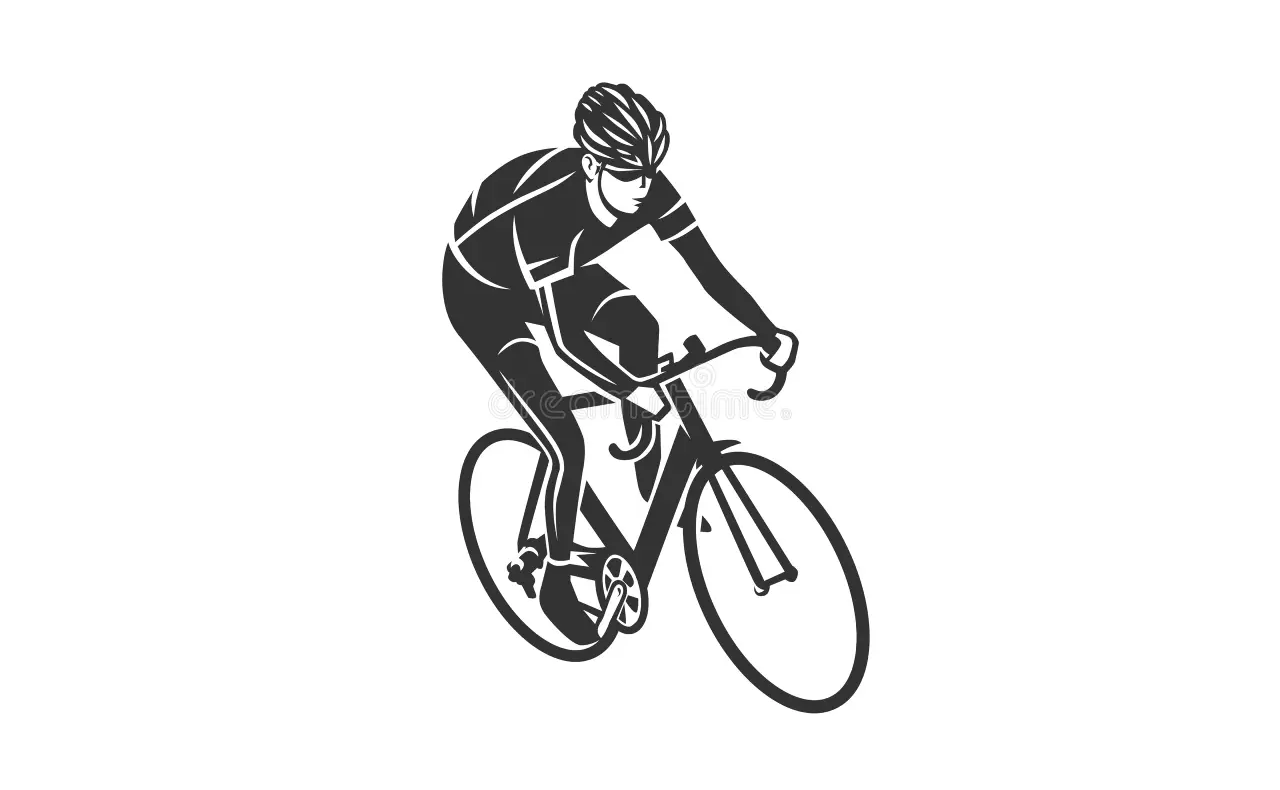
<file: pruebas/catalogo-bootstrap.html>
<!DOCTYPE html>
<html lang="en">
<head>
    <meta charset="UTF-8">
    <meta name="viewport" content="width=device-width, initial-scale=1.0">
    <title>Document</title>
    <link href="https://cdn.jsdelivr.net/npm/bootstrap@5.3.8/dist/css/bootstrap.min.css" rel="stylesheet" integrity="sha384-sRIl4kxILFvY47J16cr9ZwB07vP4J8+LH7qKQnuqkuIAvNWLzeN8tE5YBujZqJLB" crossorigin="anonymous">

    <link rel="stylesheet" href="">
</head>
<body>
    <section class="nuestra-flota">
        <header>
            <h2>Nuestra flota</h2>
        </header>

        <div class="container">
            <fieldset>
                <div class="row g-4">
                    <div class="col-12 col-sm-6 col-lg-4 col-xl-3">
                        <div class="p-3 border rounded bg-body-tertiary">
                            <article class="bici">
                                <img src="../imagenes/urbana.jpeg" alt="Bicicleta urbana" class="img-fluid">
                                <h3>Urbana clasica</h3>
                                <p>Cómoda y liviana para las ciclorrutas.</p><br>
                                <h4>Precio por hora: $10.000</h4>
                                <a href="paginas/reservas.html" class="btn-cta" id="bici__reservar">Reservar</a>
                            </article>
                        </div>
                    </div>

                    <div class="col-12 col-sm-6 col-lg-4 col-xl-3">
                        <div class="p-3 border rounded bg-body-tertiary">
                            <article class="bici">
                                <img src="../imagenes/plegable.jpg" alt="Bicicleta urbana plegable" class="img-fluid">
                                <h3>Urbana Plegable</h3>
                                <p>Se dobla en segundos; ideal para combinar con el metro.</p>
                                <h4>Precio por hora: $12.000</h4>
                                <a href="paginas/reservas.html" class="btn-cta" id="bici__reservar">Reservar</a>
                            </article>
                        </div>
                    </div>

                    <div class="col-12 col-sm-6 col-lg-4 col-xl-3">
                        <div class="p-3 border rounded bg-body-tertiary">
                            <article class="bici">
                                <img src="../imagenes/trail.jpeg" alt="Bicicleta de montaña trail" class="img-fluid">
                                <h3>Montaña Trail</h3>
                                <p>Suspensión delantera y 21 cambios para las subidas.</p><br>
                                <h4>Precio por hora: $15.000</h4>
                                <a href="paginas/reservas.html" class="btn-cta" id="bici__reservar">Reservar</a>
                            </article>
                        </div>
                    </div>

                    <div class="col-12 col-sm-6 col-lg-4 col-xl-3">
                        <div class="p-3 border rounded bg-body-tertiary">
                            <article class="bici">
                                <img src="../imagenes/gravel.jpeg" alt="Bicicleta gravel aventurera" class="img-fluid">
                                <h3>Gravel Aventura</h3>
                                <p>Para rutas mixtas de asfalto y destapado.</p><br>
                                <h4>Precio por hora: $18.000</h4>
                                <a href="paginas/reservas.html" class="btn-cta" id="bici__reservar">Reservar</a>
                            </article>
                        </div>
                    </div>

                    <div class="col-12 col-sm-6 col-lg-4 col-xl-3">
                        <div class="p-3 border rounded bg-body-tertiary">
                            <article class="bici">
                                <img src="../imagenes/electrica.jpeg" alt="Bicicleta electrica urbana" class="img-fluid">
                                <h3>Eléctrica Urbana</h3>
                                <p>Asistencia eléctrica con 45 km de autonomía.</p>
                                <h4>Precio por hora: $25.000</h4>
                                <a href="paginas/reservas.html" class="btn-cta" id="bici__reservar">Reservar</a>
                            </article>
                        </div>
                    </div>

                    <div class="col-12 col-sm-6 col-lg-4 col-xl-3">
                        <div class="p-3 border rounded bg-body-tertiary">
                            <article class="bici">
                                <img src="../imagenes/infantil.jpeg" alt="Bicicleta pequeña infantil" class="img-fluid">
                                <h3>Infantil</h3>
                                <p>Para niños de 6 a 10 años.</p><br>
                                <h4>Precio por hora: $8.000</h4>
                                <a href="paginas/reservas.html" class="btn-cta" id="bici__reservar">Reservar</a>
                            </article>
                        </div>
                    </div>

                    <div class="col-12 col-sm-6 col-lg-4 col-xl-3">
                        <div class="p-3 border rounded bg-body-tertiary">
                            <article class="bici">
                                <img src="../imagenes/tandem.jpeg" alt="Bicicleta tandem para 2 personas" class="img-fluid">
                                <h3>Tandem</h3>
                                <p>Perfecta para pasear en pareja</p>
                                <h4>Precio por hora: $20.000</h4>
                                <a href="./paginas/reservas.html" class="btn-cta" id="bici__reservar">Reservar</a>
                            </article>
                        </div>
                    </div>
                </div>
            </fieldset>
        </div>
    </section>

    <fieldset>
        <div class="container text-center">
            <div class="row g-4">
                <div class="bg-primary text-white p-3">
                    <header>
                        <h2>¿Por que Rueda Libre?</h2>
                    </header>
                </div>
                <div class="bg-secondary text-white col-12 col-sm-6 col-lg-3 p-3 h4">
                    <p>Bicicletas revisadas en cada alquiler</p>
                    <div class="h6">
                        <p>Todas nuestras bicicletas estan en el mejor estado posible, siempre se revisan semanalmente y antes de tu alquiler</p>
                        <p>Dato destacado: Nunca ha habido 1 solo caso de una bicicleta defectuosa</p>
                    </div>
                </div>

                <div class="bg-secondary text-white col-12 col-sm-6 col-lg-3 p-3 h4">
                    <p>Casco y candados incluidos</p>
                    <div class="h6">
                        <p>Todos nuestros servicios incluyen casco y candado, ¿que mas podrias pedir?</p>
                        <p>Dato destacado: Ambos cascos y candado son de alta gama para la mejor experiencia</p>
                    </div>
                </div>

                <div class="bg-secondary text-white col-12 col-sm-6 col-lg-3 p-3 h4">
                    <p>Guias certificados</p>
                    <div class="h6">
                        <p>Todos nuestros guias de ruta estan certificados para la mejor experiencia y seguridad</p>
                        <p>Dato destacado: La peor calificacion jamas recibida de un guia es de 4.2 Estrellas</p>
                    </div>
                </div>

                <div class="bg-secondary text-white col-12 col-sm-6 col-lg-3 p-3 h4">
                    <p>Puntos de devolucion en 3 sedes</p>
                    <div class="h6">
                        <p>Si en cualquier momento te aburres o prefieres para puedes hacer una devolucion en caulquier de nuetras 3 sedes</p>
                        <p>Dato curioso: Nuestro ratio de devolucion es 1 entre 100 clientes</p>
                    </div>
                </div>

                <div class="d-flex flex-column flex-md-row gap-2 justify-content-center bg-primary text-white p-3 h3">
                    <p class="mb-0 text-center"><u>¿Listo para rodar?</u></p>
                    <a href="../paginas/reservas.html" class="text-white"><mark>destacado</mark></a>
                </div>

                <div class="col-12">
                    <img src="../imagenes/logo.webp" alt="Imagen del logo de Rueda-Libre" class="d-none d-md-block img-fluid mx-md-auto">
                </div>
            </div>
        </div>
    </fieldset>

    <script src="https://cdn.jsdelivr.net/npm/bootstrap@5.3.8/dist/js/bootstrap.bundle.min.js" integrity="sha384-..." crossorigin="anonymous"></script>
</body>
</html>
</file>
<file: css/styles.css>
@import url('https://fonts.googleapis.com/css2?family=Montserrat:wght@700&family=Open+Sans:wght@400;600&display=swap');

:root {
    --color-verde-ruta: #1E7A4F;
    --color-naranja-pedal: #F39A2B;
    --color-azul-noche: #14213D;
    --color-crema: #FAF6EF;
    --color-gris-asfalto: #5B6470;

    --color-bg-primary: var(--color-crema);
    --color-bg-card: #ffffff;
    --color-text-main: var(--color-azul-noche);
    --color-text-muted: var(--color-gris-asfalto);
    --color-link: var(--color-verde-ruta);

    --font-headings: 'Montserrat', Arial, sans-serif;
    --font-body: 'Open Sans', Helvetica, sans-serif;

    --spacing-sm: 0.5rem;
    --spacing-md: 1rem;
    --spacing-lg: 2rem;
}
    
body {
    font-family: var(--font-body);
    font-weight: 400;
    color: var(--color-text-main);
    background-color: var(--color-bg-primary);
    padding: var(--spacing-md);
    margin: 0;
    line-height: 1.6;
}

main {
    padding: var(--spacing-md);
}


h1, h2, h3, h4, h5, h6 {
    font-family: var(--font-headings);
    font-weight: 700;
    color: var(--color-text-main);
    margin-bottom: var(--spacing-md);
}

strong {
    font-weight: 600;
    color: var(--color-verde-ruta);
}

a {
    color: var(--color-link);
    font-weight: 600;
    text-decoration: underline;
    transition: color 0.2s ease, background-color 0.2s ease;
    padding: var(--spacing-sm);
}

a:hover {
    color: var(--color-naranja-pedal);
    background-color: var(--color-azul-noche);
    text-decoration: none;
}

@media (min-width: 768px) {
    body {
        padding: var(--spacing-lg);
    }
}

body > header,
section > header,
.portada__imagen {
    display: flex;
    flex-direction: column;
    align-items: center;
    text-align: center;
    gap: var(--spacing-md);
    background-color: var(--color-azul-noche);
    padding: var(--spacing-md);
    border-radius: 8px;
    margin-bottom: var(--spacing-lg);
}

section > header h1,
section > header h2,
section > header h3,
section > header p,
body > header h1,
body > header h2,
body > header h3,
body > header p, 
div > header h2,
.portada__imagen h3 {
    color: var(--color-crema);
}

header img {
    border-radius: 100px;
    align-self: center;
}

body > header a {
    color: var(--color-naranja-pedal);
}

.marca-contenedor {
    order: -1;
}

.marca-contenedor h1 {
    margin: 0 0 var(--spacing-sm) 0;
}

.menu {
    display: flex;
    flex-wrap: wrap;
    justify-content: center;
    gap: var(--spacing-sm);
    margin: 0;
}

.menu a {
    color: var(--color-crema);
    text-decoration: none;
    padding: var(--spacing-sm) var(--spacing-md);
    border-radius: 8px;
    transition: all 0.2s ease;
    border-bottom: 3px solid var(--color-azul-noche);
}

.menu a.active {
    color: var(--color-naranja-pedal);
    border-bottom: 3px solid var(--color-naranja-pedal);
}

.menu a:hover {
    color: var(--color-naranja-pedal);
    background-color: var(--color-azul-noche);
}

.menu a:focus {
    outline: 2px dashed var(--color-naranja-pedal);
    outline-offset: 4px;
}

@media (min-width: 768px) {
    body > header {
        flex-direction: row;
        flex-wrap: wrap;
        justify-content: space-between;
        align-items: center;
        text-align: left;
        padding: var(--spacing-lg);
    }

    .marca-contenedor {
        order: 0;
    }

    #menu {
        justify-content: flex-start;
        gap: var(--spacing-md);
    }
}

*, ::after, ::before {
    box-sizing: border-box;
}


.btn-cola {
    display: inline-block;
    background-color: var(--color-verde-ruta);
    color: var(--color-crema) !important;
    padding: var(--spacing-sm) var(--spacing-md);
    border-radius: 8px;
    font-weight: 600;
    text-decoration: none;
}

.btn-cta {
    display: inline-block;
    background-color: var(--color-verde-ruta);
    color: var(--color-crema) !important;
    padding: var(--spacing-sm) var(--spacing-md);
    border-radius: 8px;
    font-weight: 600;
    text-decoration: none;
    transition: background-color 0.2s ease;
}

.btn-cta:hover {
    color: var(--color-naranja-pedal) !important;
    background-color: var(--color-azul-noche);
}

.btn-cta:focus {
    outline: 3px solid var(--color-naranja-pedal);
    outline-offset: 2px;
}

.tarjeta-relativa {
    position: relative;
    background-color: var(--color-bg-card);
    border: 1px solid var(--color-gris-asfalto);
    border-radius: 8px;
    padding: var(--spacing-md);
    margin-bottom: var(--spacing-lg);
}

.etiqueta-nuevo {
    position: absolute;
    top: var(--spacing-sm);
    right: var(--spacing-sm);
    background-color: var(--color-naranja-pedal);
    color: var(--color-azul-noche);
    font-family: var(--font-headings);
    font-size: 0.75rem;
    font-weight: 700;
    padding: 0.2rem 0.6rem;
    border-radius: 4px;
    text-transform: uppercase;
}

article img {
    display: block;
    width: auto;
    max-width: 100%;
    height: auto;
    border-radius: 4px;
    margin-top: var(--spacing-md);
}

.portada {
    display: grid;
    gap: var(--spacing-lg);
    padding: 2rem 1rem;
    max-width: 1200px;
    margin-inline: auto;
}

.portada__imagen img {
    width: 100%;
    height: auto;
    object-fit: cover;
    border-radius: 1000px;
}

@media (min-width: 768px) {
    .portada {
        grid-template-columns: minmax(0, 1fr) minmax(0, 1fr);
        align-items: center;
        min-height: 80vh;
    }

    .portada__imagen img {
        width: 100%;
    }
}

@media (min-width: 1200px) {
    .portada {
        gap: 3rem;
    }

    .portada__texto h1 {
        font-size: 3rem;
    }

    .portada__imagen img {
        width: 100%;
    }
}

.bici {
    display: flex;
    flex-direction: column;
}

.bici img {
    width: 100%;
    aspect-ratio: 4 / 3;
    object-fit: cover;
    margin-top: 0;
}

.bici h3,
.bici h4,
.bici p {
    padding-inline: 1rem;
}

.bici p {
    flex-grow: 1;
}

.customs-input:focus {
  outline: none !important;
  border-color: var(--color-azul-noche) !important;
  box-shadow: 0 0 0 3px var(--color-naranja-pedal) !important;
}

.btn-custom {
  background-color: var(--color-azul-noche);
  color: var(--color-crema);
  border: none;
}

.btn-custom:hover {
  background-color: var(--color-azul-noche);
  opacity: 0.9;
  color: var(--color-crema);
}

.btn-custom:focus {
  box-shadow: 0 0 0 3px var(--color-naranja-pedal) !important;
}

.custom-link {
  color: var(--color-azul-noche);
}

.custom-link:hover {
  text-decoration: underline !important;
}

@media (min-width: 768px) {
  .reservas-info-sticky {
    position: sticky;
    top: 2rem;
  }
}

footer {
    margin-top: var(--spacing-lg);
    padding-top: var(--spacing-lg);
    border-top: 1px solid var(--color-gris-asfalto);
    margin-bottom: 5rem;
}

.pie-contenedor {
    display: flex;
    flex-direction: column;
    gap: var(--spacing-lg);
}

.pie-bloque p {
    margin: var(--spacing-sm) 0 0 0;
    color: var(--color-text-muted);
}

@media (min-width: 768px) {
    .pie-contenedor {
        flex-direction: row;
        justify-content: space-between;
        align-items: flex-start;
    }

    .pie-bloque {
        flex: 1;
    }
}

.btn-whatsapp {
    position: fixed;
    bottom: var(--spacing-md);
    right: var(--spacing-md);
    background-color: #25D366;
    color: #ffffff !important;
    padding: 0.8rem var(--spacing-md);
    border-radius: 50px;
    font-weight: 600;
    text-decoration: none;
    box-shadow: 0 4px 10px rgba(0, 0, 0, 0.2);
    z-index: 1000;
    transition: transform 0.2s ease;
}

.btn-whatsapp:hover {
    transform: scale(1.05);
}

.btn-whatsapp:focus {
    outline: 3px solid var(--color-naranja-pedal);
    outline-offset: 2px;
}

@media (min-width: 768px) {
    .btn-whatsapp {
        bottom: var(--spacing-lg);
        right: var(--spacing-lg);
    }
}

@media (max-width: 575px) {
    /* Convierte la fila contenedora en una tarjeta individual separada */
    .container .row.tabla-movil-tarjeta {
        display: block !important;
        width: 100% !important;
        margin-left: 0 !important;
        margin-right: 0 !important;
        margin-bottom: 1.5rem !important;
        padding: 0.5rem !important;
        background-color: #ffffff;
        border-radius: 8px;
        box-shadow: 0 2px 4px rgba(0,0,0,0.08);
    }

    /* Forzar a cada celda (columna) a ocupar el 100% del ancho disponible */
    .container .row.tabla-movil-tarjeta [class*="col-"] {
        display: flex !important;
        justify-content: space-between !important;
        align-items: center !important;
        width: 100% !important;
        max-width: 100% !important;
        flex: 0 0 100% !important;
        text-align: right !important;
        border: none !important;
        border-bottom: 1px solid #f0f0f0 !important;
        padding: 0.5rem 0.25rem !important;
    }

    /* Elimina el borde inferior de la última celda para que no se duplique con el de la tarjeta */
    .container .row.tabla-movil-tarjeta [class*="col-"]:last-child {
        border-bottom: none !important;
    }

    /* Elimina márgenes de los párrafos para que no empujen el diseño */
    .container .row.tabla-movil-tarjeta p {
        margin: 0 !important;
        padding: 0 !important;
    }

    /* Inyecta el texto del encabezado alineado a la izquierda */
    .container .row.tabla-movil-tarjeta [class*="col-"]::before {
        content: attr(data-label);
        font-weight: bold;
        text-align: left !important;
        color: #495057;
        flex-shrink: 0; /* Evita que el título se encoja si es largo */
        padding-right: 15px;
    }
}

/* ==========================================
   1. ESTILOS PARA ESCRITORIO (Pantallas grandes)
   ========================================== */

/* Fondo general simulando la etiqueta 'table' */
.container .row.border {
    background-color: #ffffff;
}

/* Bordes de las celdas simulando 'table, th, td' */
.container .row [class*="col-"].border {
    border: 1px solid var(--color-gris-asfalto) !important;
}

/* Encabezados simulando 'thead th' (Aplicado a la fila que ocultamos en móvil) */
.container .row.d-none.d-sm-flex {
    background-color: var(--color-azul-noche) !important;
}
.container .row.d-none.d-sm-flex [class*="col-"] p {
    color: var(--color-crema) !important;
    font-weight: bold;
}


/* ==========================================
   2. ESTILOS PARA MÓVIL (< 576px) 
   Se adaptan las variables a la estructura de tarjetas
   ========================================== */
@media (max-width: 575.98px) {
    /* La tarjeta toma el fondo blanco de la 'table' */
    .container .row.tabla-movil-tarjeta {
        display: block !important;
        width: 100% !important;
        margin-left: 0 !important;
        margin-right: 0 !important;
        margin-bottom: 1.5rem !important;
        padding: 0.5rem !important;
        background-color: #ffffff; /* Tu fondo de table */
        border: 1px solid var(--color-gris-asfalto) !important; /* Borde exterior */
        border-radius: 8px;
        box-shadow: 0 2px 4px rgba(0,0,0,0.05);
    }

    /* Cada fila interna de la tarjeta */
    .container .row.tabla-movil-tarjeta [class*="col-"] {
        display: flex !important;
        justify-content: space-between !important;
        align-items: center !important;
        width: 100% !important;
        max-width: 100% !important;
        flex: 0 0 100% !important;
        text-align: right !important;
        border: none !important;
        /* Separador interno usando el gris asfalto */
        border-bottom: 1px solid var(--color-gris-asfalto) !important; 
        padding: 0.5rem 0.25rem !important;
    }

    .container .row.tabla-movil-tarjeta [class*="col-"]:last-child {
        border-bottom: none !important;
    }

    .container .row.tabla-movil-tarjeta p {
        margin: 0 !important;
        padding: 0 !important;
        color: #212529; /* Color del texto del dato */
    }

    /* Los títulos inyectados a la izquierda actúan como los 'th' */
    .container .row.tabla-movil-tarjeta [class*="col-"]::before {
        content: attr(data-label);
        font-weight: bold;
        text-align: left !important;
        /* Estilos basados en tu 'thead th' para mantener coherencia */
        color: var(--color-azul-noche); 
        flex-shrink: 0;
        padding-right: 15px;
    }
}
</file>
